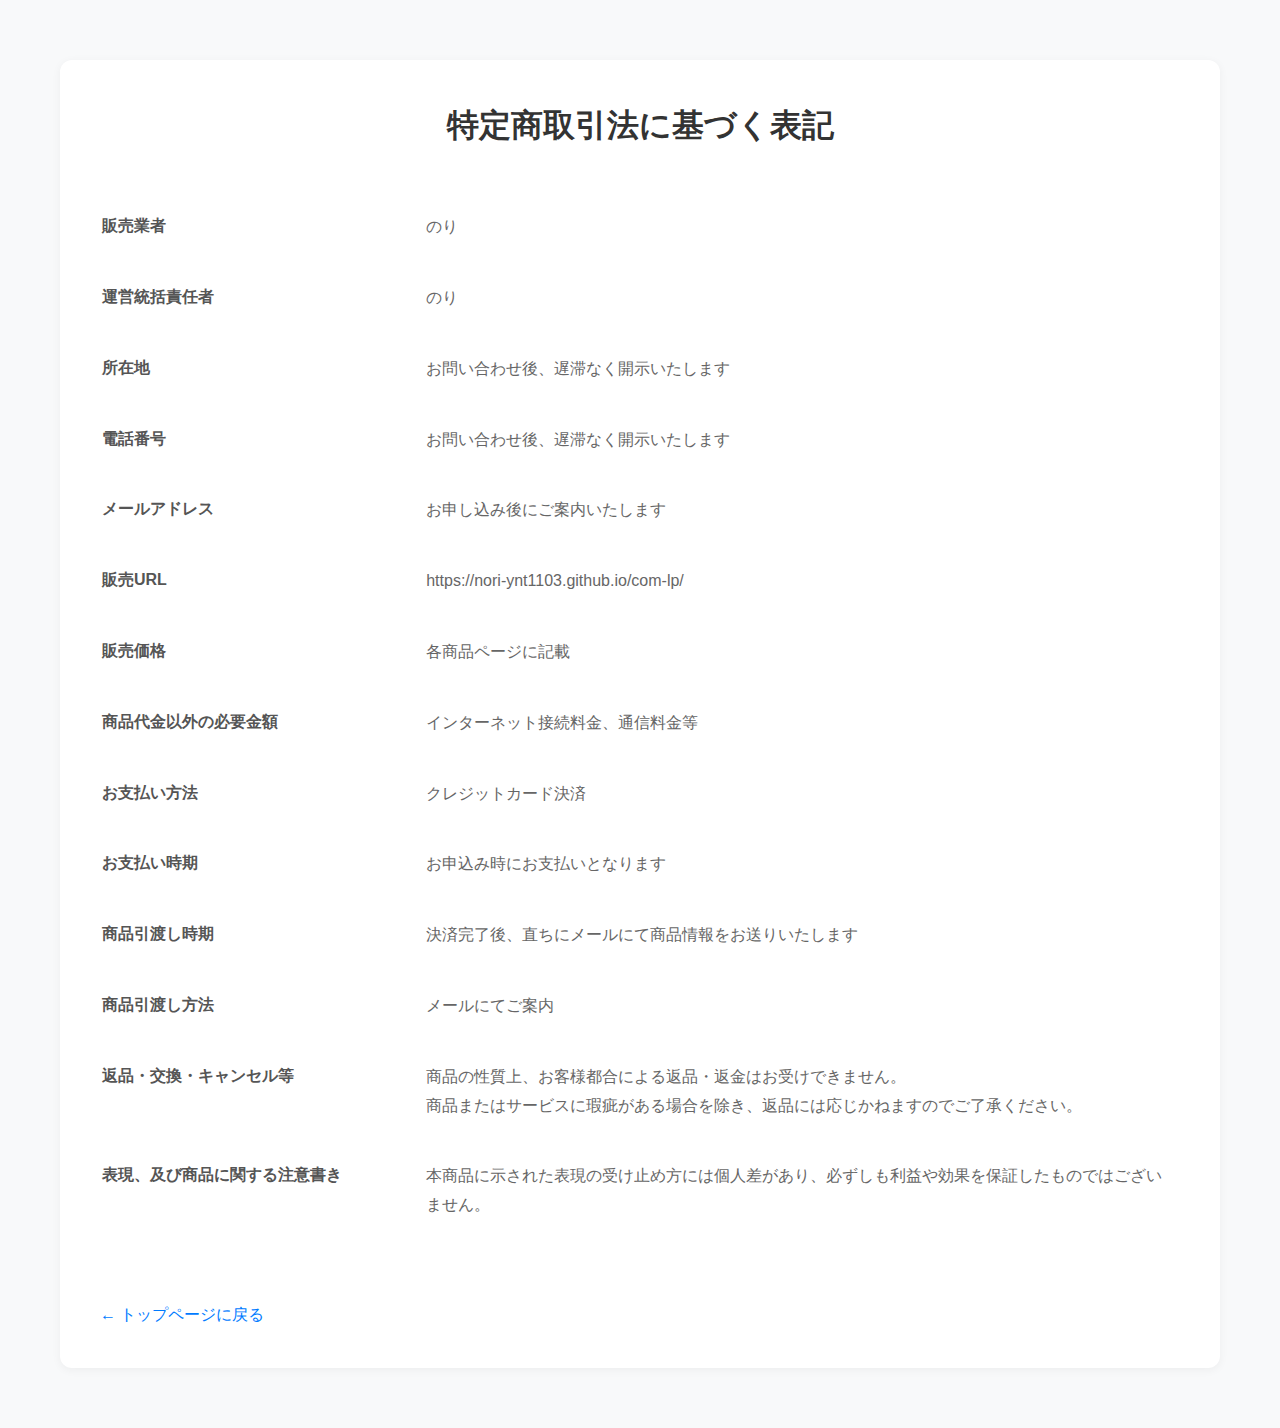
<file: tokutei.html>
<!DOCTYPE html>
<html lang="ja">
<head>
    <meta charset="UTF-8">
    <meta name="viewport" content="width=device-width, initial-scale=1.0">
    <title>特定商取引法に基づく表記 - NORI</title>
    <link rel="stylesheet" href="styles.css">
    <style>
        .legal-page {
            min-height: 100vh;
            background: #f8f9fa;
            padding: 60px 0;
        }
        .legal-content {
            background: white;
            border-radius: 12px;
            padding: 40px;
            box-shadow: 0 2px 10px rgba(0,0,0,0.05);
        }
        .legal-content h1 {
            font-size: 2rem;
            margin-bottom: 40px;
            color: #333;
            text-align: center;
        }
        .legal-table {
            width: 100%;
            margin: 20px 0;
        }
        .legal-table tr {
            border-bottom: 1px solid #eee;
        }
        .legal-table th {
            text-align: left;
            padding: 20px 0;
            width: 30%;
            font-weight: 600;
            color: #555;
            vertical-align: top;
        }
        .legal-table td {
            padding: 20px 0;
            color: #666;
            line-height: 1.8;
        }
        .back-link {
            display: inline-block;
            margin-top: 40px;
            color: #007bff;
            text-decoration: none;
            transition: opacity 0.3s;
        }
        .back-link:hover {
            opacity: 0.7;
        }
        @media (max-width: 768px) {
            .legal-content {
                padding: 20px;
            }
            .legal-table th {
                width: 100%;
                display: block;
                padding-bottom: 10px;
            }
            .legal-table td {
                display: block;
                padding-top: 0;
            }
        }
    </style>
</head>
<body>
    <div class="legal-page">
        <div class="container">
            <div class="legal-content">
                <h1>特定商取引法に基づく表記</h1>
                
                <table class="legal-table">
                    <tr>
                        <th>販売業者</th>
                        <td>のり</td>
                    </tr>
                    <tr>
                        <th>運営統括責任者</th>
                        <td>のり</td>
                    </tr>
                    <tr>
                        <th>所在地</th>
                        <td>お問い合わせ後、遅滞なく開示いたします</td>
                    </tr>
                    <tr>
                        <th>電話番号</th>
                        <td>お問い合わせ後、遅滞なく開示いたします</td>
                    </tr>
                    <tr>
                        <th>メールアドレス</th>
                        <td>お申し込み後にご案内いたします</td>
                    </tr>
                    <tr>
                        <th>販売URL</th>
                        <td>https://nori-ynt1103.github.io/com-lp/</td>
                    </tr>
                    <tr>
                        <th>販売価格</th>
                        <td>各商品ページに記載</td>
                    </tr>
                    <tr>
                        <th>商品代金以外の必要金額</th>
                        <td>インターネット接続料金、通信料金等</td>
                    </tr>
                    <tr>
                        <th>お支払い方法</th>
                        <td>クレジットカード決済</td>
                    </tr>
                    <tr>
                        <th>お支払い時期</th>
                        <td>お申込み時にお支払いとなります</td>
                    </tr>
                    <tr>
                        <th>商品引渡し時期</th>
                        <td>決済完了後、直ちにメールにて商品情報をお送りいたします</td>
                    </tr>
                    <tr>
                        <th>商品引渡し方法</th>
                        <td>メールにてご案内</td>
                    </tr>
                    <tr>
                        <th>返品・交換・キャンセル等</th>
                        <td>商品の性質上、お客様都合による返品・返金はお受けできません。<br>
                        商品またはサービスに瑕疵がある場合を除き、返品には応じかねますのでご了承ください。</td>
                    </tr>
                    <tr>
                        <th>表現、及び商品に関する注意書き</th>
                        <td>本商品に示された表現の受け止め方には個人差があり、必ずしも利益や効果を保証したものではございません。</td>
                    </tr>
                </table>
                
                <a href="index.html" class="back-link">← トップページに戻る</a>
            </div>
        </div>
    </div>
</body>
</html>
</file>
<file: styles.css>
/* リセットCSS */
* {
    margin: 0;
    padding: 0;
    box-sizing: border-box;
}

/* カスタムプロパティ（CSS変数） */
:root {
    --primary-color: #8B7355; /* 落ち着いたブラウン */
    --accent-color: #D4A76A; /* 温かみのあるゴールドベージュ */
    --secondary-color: #F4E4C1; /* 明るいベージュ */
    --dark-gray: #4A4A4A;
    --light-gray: #FAF8F3; /* オフホワイト */
    --white: #ffffff;
    --text-dark: #3C3C3C;
    --text-light: #6B6B6B;
    --background-beige: #FBF7F0; /* 背景用の薄いベージュ */
    --shadow: 0 4px 6px rgba(139, 115, 85, 0.1);
    --shadow-hover: 0 8px 16px rgba(139, 115, 85, 0.2);
    --transition: all 0.3s cubic-bezier(0.4, 0, 0.2, 1);
}

/* 基本スタイル */
body {
    font-family: 'Noto Sans JP', sans-serif;
    line-height: 1.6;
    color: var(--text-dark);
    overflow-x: hidden;
    background-color: var(--background-beige);
}

.container {
    max-width: 1200px;
    margin: 0 auto;
    padding: 0 20px;
}

/* ローディング画面 */
.loading-screen {
    position: fixed;
    top: 0;
    left: 0;
    width: 100%;
    height: 100%;
    background-color: var(--secondary-color);
    display: flex;
    justify-content: center;
    align-items: center;
    z-index: 9999;
    transition: opacity 0.5s;
}

.loading-screen.hidden {
    opacity: 0;
    pointer-events: none;
}

.loader {
    width: 50px;
    height: 50px;
    border: 3px solid rgba(212, 167, 106, 0.3);
    border-top-color: var(--accent-color);
    border-radius: 50%;
    animation: spin 1s linear infinite;
}

@keyframes spin {
    to { transform: rotate(360deg); }
}

/* ヒーローセクション */
.hero {
    position: relative;
    min-height: 100vh;
    display: flex;
    align-items: center;
    color: var(--text-dark);
    overflow: hidden;
}

.hero-background {
    position: absolute;
    top: 0;
    left: 0;
    width: 100%;
    height: 100%;
    background: linear-gradient(135deg, var(--secondary-color) 0%, var(--light-gray) 100%);
    z-index: -2;
}

.hero-overlay {
    position: absolute;
    top: 0;
    left: 0;
    width: 100%;
    height: 100%;
    background: url('data:image/svg+xml,<svg xmlns="http://www.w3.org/2000/svg" viewBox="0 0 1440 320"><path fill="%23D4A76A" fill-opacity="0.1" d="M0,96L48,112C96,128,192,160,288,160C384,160,480,128,576,112C672,96,768,96,864,112C960,128,1056,160,1152,160C1248,160,1344,128,1392,112L1440,96L1440,320L1392,320C1344,320,1248,320,1152,320C1056,320,960,320,864,320C768,320,672,320,576,320C480,320,384,320,288,320C192,320,96,320,48,320L0,320Z"></path></svg>') no-repeat bottom;
    background-size: cover;
    z-index: -1;
}

.hero-content {
    text-align: center;
    animation: fadeInUp 1s ease-out;
}

.hero-title {
    font-size: clamp(2rem, 5vw, 3.5rem);
    font-weight: 900;
    margin-bottom: 1.5rem;
    line-height: 1.2;
}

.title-line {
    display: block;
    animation: slideIn 0.8s ease-out backwards;
}

.title-line:nth-child(2) {
    animation-delay: 0.2s;
    background: linear-gradient(90deg, var(--accent-color), var(--primary-color));
    -webkit-background-clip: text;
    -webkit-text-fill-color: transparent;
    background-clip: text;
}

.hero-subtitle {
    font-size: clamp(1rem, 2vw, 1.25rem);
    margin-bottom: 2.5rem;
    color: var(--text-dark);
    opacity: 0.9;
    animation: fadeIn 1s ease-out 0.5s backwards;
}

/* CTAボタン */
.cta-button {
    display: inline-flex;
    align-items: center;
    gap: 10px;
    padding: 15px 40px;
    background: linear-gradient(135deg, var(--accent-color), var(--primary-color));
    color: var(--white);
    text-decoration: none;
    border-radius: 50px;
    font-weight: 700;
    font-size: 1.1rem;
    transition: var(--transition);
    box-shadow: 0 4px 15px rgba(212, 167, 106, 0.3);
    border: none;
    cursor: pointer;
    animation: pulse 2s infinite;
}

.cta-button:hover {
    transform: translateY(-3px);
    box-shadow: 0 6px 20px rgba(212, 167, 106, 0.4);
}

.cta-arrow {
    width: 20px;
    height: 20px;
    stroke: currentColor;
    stroke-width: 2;
    fill: none;
}

/* スクロールインジケーター */
.scroll-indicator {
    position: absolute;
    bottom: 30px;
    left: 50%;
    transform: translateX(-50%);
    width: 30px;
    height: 50px;
    border: 2px solid var(--accent-color);
    border-radius: 25px;
}

.scroll-indicator span {
    display: block;
    width: 6px;
    height: 6px;
    background: var(--accent-color);
    margin: 10px auto 0;
    border-radius: 50%;
    animation: scroll 2s infinite;
}

@keyframes scroll {
    0% { transform: translateY(0); opacity: 1; }
    100% { transform: translateY(20px); opacity: 0; }
}

/* セクション共通スタイル */
section {
    padding: 80px 0;
}

.section-title {
    font-size: clamp(2rem, 4vw, 2.5rem);
    text-align: center;
    margin-bottom: 3rem;
    color: var(--primary-color);
    position: relative;
    padding-bottom: 20px;
}

.section-title::after {
    content: '';
    position: absolute;
    bottom: 0;
    left: 50%;
    transform: translateX(-50%);
    width: 80px;
    height: 4px;
    background: linear-gradient(90deg, transparent, var(--accent-color), transparent);
}

/* 問題提起セクション */
.problems-section {
    background-color: var(--white);
    color: var(--text-dark);
}

.problem-intro {
    text-align: center;
    margin-bottom: 4rem;
    max-width: 800px;
    margin-left: auto;
    margin-right: auto;
}

.problem-lead {
    font-size: 1.4rem;
    font-weight: 700;
    margin-bottom: 1.5rem;
    color: var(--primary-color);
}

.emphasis {
    color: var(--accent-color);
    font-weight: 700;
}

.problems-grid {
    display: grid;
    grid-template-columns: repeat(2, 1fr);
    gap: 30px;
    margin-top: 3rem;
}

.problem-card {
    background: var(--light-gray);
    border: 1px solid rgba(212, 167, 106, 0.2);
    border-radius: 20px;
    padding: 30px;
    text-align: center;
    transition: var(--transition);
    position: relative;
    overflow: hidden;
}

.problem-card:hover {
    transform: translateY(-10px);
    border-color: var(--accent-color);
    box-shadow: 0 20px 40px rgba(212, 167, 106, 0.2);
}

.problem-icon {
    width: 80px;
    height: 80px;
    margin: 0 auto 20px;
    background: linear-gradient(135deg, var(--accent-color), var(--primary-color));
    border-radius: 50%;
    display: flex;
    align-items: center;
    justify-content: center;
}

.problem-icon svg {
    width: 48px;
    height: 48px;
    fill: var(--white);
}

.problem-card h3 {
    font-size: 1.3rem;
    margin-bottom: 15px;
    color: var(--primary-color);
}

.problem-card p {
    color: var(--text-light);
    line-height: 1.8;
}

/* ストーリーセクション */
.story-section {
    background: linear-gradient(180deg, var(--background-beige) 0%, var(--light-gray) 100%);
    color: var(--text-dark);
}

.story-timeline {
    max-width: 800px;
    margin: 0 auto;
}

.story-image {
    text-align: center;
    margin-top: 3rem;
}

.story-image img {
    max-width: 300px;
    width: 100%;
    height: auto;
    border-radius: 20px;
    box-shadow: 0 10px 30px rgba(139, 115, 85, 0.15);
}

.story-phase {
    position: relative;
    padding: 40px;
    margin-bottom: 40px;
    background: var(--white);
    border: 1px solid rgba(212, 167, 106, 0.2);
    border-radius: 20px;
    transition: var(--transition);
    box-shadow: 0 5px 15px rgba(139, 115, 85, 0.1);
}

.story-phase:hover {
    transform: scale(1.02);
    box-shadow: 0 10px 30px rgba(139, 115, 85, 0.15);
}

.phase-title {
    font-size: 1.5rem;
    margin-bottom: 20px;
    color: var(--primary-color);
}

.turning-point {
    background: linear-gradient(135deg, rgba(244, 228, 193, 0.3), rgba(212, 167, 106, 0.1));
    border-color: var(--accent-color);
}

.turning-point .phase-title {
    color: var(--accent-color);
}

.after {
    background: linear-gradient(135deg, rgba(212, 167, 106, 0.2), rgba(244, 228, 193, 0.2));
    border-color: var(--primary-color);
}

/* ソリューションセクション */
.solution-section {
    background-color: var(--white);
    color: var(--text-dark);
    position: relative;
}

.solution-logo {
    text-align: center;
    margin-bottom: 3rem;
}

.solution-logo img {
    max-width: 300px;
    height: auto;
}

.solution-lead {
    text-align: center;
    font-size: 1.2rem;
    margin-bottom: 4rem;
    max-width: 800px;
    margin-left: auto;
    margin-right: auto;
}

.solution-steps {
    display: grid;
    grid-template-columns: repeat(auto-fit, minmax(300px, 1fr));
    gap: 40px;
    margin-bottom: 3rem;
}

.step-item {
    text-align: center;
    padding: 40px 30px;
    background: var(--light-gray);
    border-radius: 20px;
    box-shadow: 0 10px 30px rgba(139, 115, 85, 0.1);
    transition: var(--transition);
    position: relative;
    overflow: hidden;
}

.step-item::before {
    content: '';
    position: absolute;
    top: 0;
    left: 0;
    width: 100%;
    height: 5px;
    background: linear-gradient(90deg, var(--accent-color), var(--primary-color));
}

.step-item:hover {
    transform: translateY(-10px);
    box-shadow: 0 20px 40px rgba(139, 115, 85, 0.15);
}

.step-number {
    display: inline-block;
    padding: 10px 25px;
    background: linear-gradient(135deg, var(--accent-color), var(--primary-color));
    color: var(--white);
    border-radius: 50px;
    font-weight: 700;
    margin-bottom: 20px;
}

.step-item h3 {
    font-size: 1.8rem;
    margin-bottom: 15px;
    color: var(--primary-color);
}

.solution-support {
    text-align: center;
    font-size: 1.1rem;
    padding: 30px;
    background: linear-gradient(135deg, rgba(244, 228, 193, 0.3), rgba(212, 167, 106, 0.1));
    border-radius: 20px;
    margin-top: 3rem;
}

.solution-illustration {
    text-align: center;
    margin-top: 3rem;
}

.solution-illustration img {
    max-width: 350px;
    width: 100%;
    height: auto;
    border-radius: 20px;
    box-shadow: 0 10px 30px rgba(139, 115, 85, 0.15);
}

.solution-image {
    text-align: center;
    margin-top: 3rem;
}

.solution-image img {
    max-width: 100%;
    height: auto;
    border-radius: 20px;
    box-shadow: 0 10px 30px rgba(139, 115, 85, 0.15);
}

/* ベネフィットセクション */
.benefits-section {
    background: var(--light-gray);
    color: var(--text-dark);
}

.benefits-grid {
    display: grid;
    grid-template-columns: repeat(auto-fit, minmax(350px, 1fr));
    gap: 30px;
}

.benefit-card {
    padding: 40px 30px;
    background: var(--white);
    border: 1px solid rgba(212, 167, 106, 0.2);
    border-radius: 20px;
    text-align: center;
    transition: var(--transition);
    position: relative;
    overflow: hidden;
    box-shadow: 0 5px 15px rgba(139, 115, 85, 0.1);
}

.benefit-card::after {
    content: '';
    position: absolute;
    bottom: 0;
    left: 0;
    width: 100%;
    height: 4px;
    background: linear-gradient(90deg, var(--accent-color), var(--primary-color));
    transform: scaleX(0);
    transform-origin: left;
    transition: transform 0.3s;
}

.benefit-card:hover::after {
    transform: scaleX(1);
}

.benefit-card:hover {
    transform: translateY(-5px);
    box-shadow: 0 10px 30px rgba(139, 115, 85, 0.15);
}

.benefit-icon {
    width: 80px;
    height: 80px;
    margin: 0 auto 25px;
    background: linear-gradient(135deg, var(--accent-color), var(--primary-color));
    border-radius: 50%;
    display: flex;
    align-items: center;
    justify-content: center;
}

.benefit-icon svg {
    width: 48px;
    height: 48px;
    fill: var(--white);
}

.benefit-card h3 {
    font-size: 1.3rem;
    line-height: 1.6;
    color: var(--primary-color);
}

/* イラスト画像セクション */
.illustration-section {
    background: var(--white);
    padding: 60px 0;
}

.illustration-grid {
    display: grid;
    grid-template-columns: repeat(auto-fit, minmax(300px, 1fr));
    gap: 40px;
    max-width: 1000px;
    margin: 0 auto;
}

.illustration-item {
    text-align: center;
}

.illustration-item img {
    max-width: 100%;
    height: auto;
    border-radius: 20px;
    box-shadow: 0 10px 30px rgba(139, 115, 85, 0.15);
    transition: var(--transition);
}

.illustration-item img:hover {
    transform: translateY(-5px);
    box-shadow: 0 15px 40px rgba(139, 115, 85, 0.2);
}

/* ターゲットセクション */
.target-section {
    background: linear-gradient(180deg, var(--light-gray) 0%, var(--white) 100%);
    color: var(--text-dark);
}

.target-list {
    max-width: 800px;
    margin: 0 auto;
}

.target-image {
    text-align: center;
    margin-top: 3rem;
}

.target-image img {
    max-width: 350px;
    width: 100%;
    height: auto;
    border-radius: 20px;
    box-shadow: 0 10px 30px rgba(139, 115, 85, 0.15);
}

.target-item {
    display: flex;
    align-items: center;
    gap: 20px;
    padding: 25px 30px;
    margin-bottom: 20px;
    background: var(--white);
    border-radius: 15px;
    box-shadow: 0 5px 20px rgba(139, 115, 85, 0.1);
    transition: var(--transition);
    border: 1px solid rgba(212, 167, 106, 0.2);
}

.target-item:hover {
    transform: translateX(10px);
    box-shadow: 0 10px 30px rgba(139, 115, 85, 0.15);
    border-color: var(--accent-color);
}

.target-item svg {
    width: 24px;
    height: 24px;
    fill: var(--accent-color);
    flex-shrink: 0;
}

.target-item p {
    font-size: 1.1rem;
    font-weight: 500;
    color: var(--text-dark);
}

/* 中間CTAセクション */
.middle-cta-section {
    background: linear-gradient(135deg, #f5f3f0 0%, #ebe8e4 100%);
    padding: 80px 0;
    text-align: center;
}

.middle-cta-content {
    max-width: 800px;
    margin: 0 auto;
}

.middle-cta-content h3 {
    font-size: 2rem;
    margin-bottom: 20px;
    color: var(--text-dark);
}

.middle-cta-content p {
    font-size: 1.2rem;
    margin-bottom: 30px;
    color: var(--text-gray);
}

/* 価格セクション */
.pricing-section {
    background: linear-gradient(180deg, var(--primary-color) 0%, #6B5A45 100%);
    color: var(--white);
}

.pricing-card {
    max-width: 800px;
    margin: 0 auto;
    background: rgba(255, 255, 255, 0.1);
    backdrop-filter: blur(10px);
    border: 2px solid var(--accent-color);
    border-radius: 30px;
    padding: 60px 40px;
    text-align: center;
    position: relative;
    overflow: hidden;
}

.pricing-card::before {
    content: '限定価格';
    position: absolute;
    top: 30px;
    right: -30px;
    background: linear-gradient(135deg, var(--accent-color), var(--primary-color));
    color: var(--white);
    padding: 10px 60px;
    transform: rotate(45deg);
    font-weight: 700;
    box-shadow: 0 5px 15px rgba(0, 0, 0, 0.3);
}

.price-tag {
    margin-bottom: 50px;
}

.market-price {
    font-size: 1.2rem;
    color: rgba(255, 255, 255, 0.6);
    text-decoration: line-through;
    display: block;
    margin-bottom: 10px;
}

.original-price {
    font-size: 1.5rem;
    color: rgba(255, 255, 255, 0.8);
    text-decoration: line-through;
    display: block;
    margin-bottom: 20px;
}

.special-price {
    margin-bottom: 20px;
}

.price-label {
    display: block;
    font-size: 1.1rem;
    color: var(--secondary-color);
    margin-bottom: 10px;
}

.price-amount {
    font-size: 4rem;
    font-weight: 900;
    color: var(--white);
    text-shadow: 0 5px 15px rgba(0, 0, 0, 0.3);
}

.price-discount {
    font-size: 1.5rem;
    color: var(--secondary-color);
    font-weight: 700;
    margin-left: 20px;
}

.price-per-day {
    font-size: 1.1rem;
    color: rgba(255, 255, 255, 0.9);
    margin-top: 20px;
}

.bonus-list {
    text-align: left;
    background: rgba(255, 255, 255, 0.1);
    border-radius: 20px;
    padding: 40px;
}

.bonus-list h3 {
    text-align: center;
    margin-bottom: 30px;
    color: var(--secondary-color);
}

.bonus-list ul {
    list-style: none;
}

.bonus-list li {
    display: flex;
    align-items: flex-start;
    gap: 15px;
    margin-bottom: 20px;
    padding-bottom: 20px;
    border-bottom: 1px solid rgba(255, 255, 255, 0.2);
}

.bonus-list li:last-child {
    border-bottom: none;
}

.bonus-list svg {
    width: 24px;
    height: 24px;
    fill: var(--secondary-color);
    flex-shrink: 0;
    margin-top: 2px;
}

.bonus-note {
    text-align: center;
    margin-top: 20px;
    color: var(--secondary-color);
    font-weight: 700;
}

/* 保証セクション */
.guarantee-section {
    background: var(--white);
    color: var(--text-dark);
}

.guarantee-grid {
    display: grid;
    grid-template-columns: repeat(auto-fit, minmax(300px, 1fr));
    gap: 40px;
}

.guarantee-item {
    text-align: center;
    padding: 40px 30px;
    background: var(--light-gray);
    border-radius: 20px;
    box-shadow: 0 10px 30px rgba(139, 115, 85, 0.1);
    transition: var(--transition);
    border: 1px solid rgba(212, 167, 106, 0.2);
}

.guarantee-item:hover {
    transform: translateY(-5px);
    box-shadow: 0 20px 40px rgba(139, 115, 85, 0.15);
    border-color: var(--accent-color);
}

.guarantee-item h3 {
    font-size: 1.5rem;
    margin-bottom: 15px;
    color: var(--primary-color);
}

.guarantee-item p {
    color: var(--text-light);
    line-height: 1.8;
}

/* 最終CTAセクション */
.final-cta-section {
    background: linear-gradient(135deg, var(--primary-color) 0%, var(--accent-color) 100%);
    color: var(--white);
    text-align: center;
    padding: 100px 0;
}

.final-cta-section h2 {
    font-size: 2.5rem;
    margin-bottom: 30px;
    line-height: 1.5;
}

.final-cta-section p {
    font-size: 1.3rem;
    margin-bottom: 40px;
    opacity: 0.9;
}

.final-cta-button {
    font-size: 1.3rem;
    padding: 25px 60px;
    background: var(--white);
    color: var(--primary-color);
}

.final-cta-button:hover {
    background: var(--secondary-color);
}

/* 購入フローセクション */
.flow-section {
    background: linear-gradient(180deg, var(--light-gray) 0%, var(--white) 100%);
    color: var(--text-dark);
}

.flow-steps {
    display: grid;
    grid-template-columns: repeat(auto-fit, minmax(250px, 1fr));
    gap: 30px;
    position: relative;
}

.flow-step {
    text-align: center;
    padding: 40px 30px;
    background: var(--white);
    border-radius: 20px;
    box-shadow: 0 10px 30px rgba(139, 115, 85, 0.1);
    transition: var(--transition);
    position: relative;
    border: 1px solid rgba(212, 167, 106, 0.2);
}

.flow-step:hover {
    transform: translateY(-5px);
    box-shadow: 0 20px 40px rgba(139, 115, 85, 0.15);
    border-color: var(--accent-color);
}

.flow-number {
    display: inline-block;
    width: 60px;
    height: 60px;
    background: linear-gradient(135deg, var(--accent-color), var(--primary-color));
    color: var(--white);
    border-radius: 50%;
    display: flex;
    align-items: center;
    justify-content: center;
    font-weight: 900;
    font-size: 1.5rem;
    margin: 0 auto 20px;
}

.flow-step h3 {
    font-size: 1.3rem;
    margin-bottom: 15px;
    color: var(--primary-color);
}

.flow-step p {
    color: var(--text-light);
}

/* フッター */
.footer {
    background: var(--primary-color);
    color: rgba(255, 255, 255, 0.9);
    text-align: center;
    padding: 40px 0;
}

.footer-links {
    margin-top: 20px;
    display: flex;
    justify-content: center;
    gap: 30px;
    flex-wrap: wrap;
}

.footer-links a {
    color: rgba(255, 255, 255, 0.8);
    transition: color 0.3s;
}

.footer-links a:hover {
    color: var(--secondary-color);
}

/* アニメーション */
@keyframes fadeInUp {
    from {
        opacity: 0;
        transform: translateY(30px);
    }
    to {
        opacity: 1;
        transform: translateY(0);
    }
}

@keyframes fadeIn {
    from { opacity: 0; }
    to { opacity: 1; }
}

@keyframes slideIn {
    from {
        opacity: 0;
        transform: translateX(-30px);
    }
    to {
        opacity: 1;
        transform: translateX(0);
    }
}

@keyframes pulse {
    0%, 100% { transform: scale(1); }
    50% { transform: scale(1.05); }
}

/* レスポンシブデザイン */
@media (max-width: 768px) {
    .problems-grid {
        grid-template-columns: 1fr;
    }
    
    .hero-title {
        font-size: 2rem;
    }
    
    .section-title {
        font-size: 1.8rem;
    }
    
    .solution-steps {
        grid-template-columns: 1fr;
    }
    
    .benefits-grid {
        grid-template-columns: 1fr;
    }
    
    .illustration-grid {
        grid-template-columns: 1fr;
    }
    
    .flow-steps {
        grid-template-columns: 1fr;
    }
    
    .price-amount {
        font-size: 3rem;
    }
}

@media (max-width: 480px) {
    section {
        padding: 60px 0;
    }
    
    .hero-title {
        font-size: 1.8rem;
    }
    
    .hero-subtitle {
        font-size: 1rem;
    }
    
    .cta-button {
        padding: 12px 30px;
        font-size: 1rem;
    }
    
    .pricing-card {
        padding: 40px 20px;
    }
}
</file>
